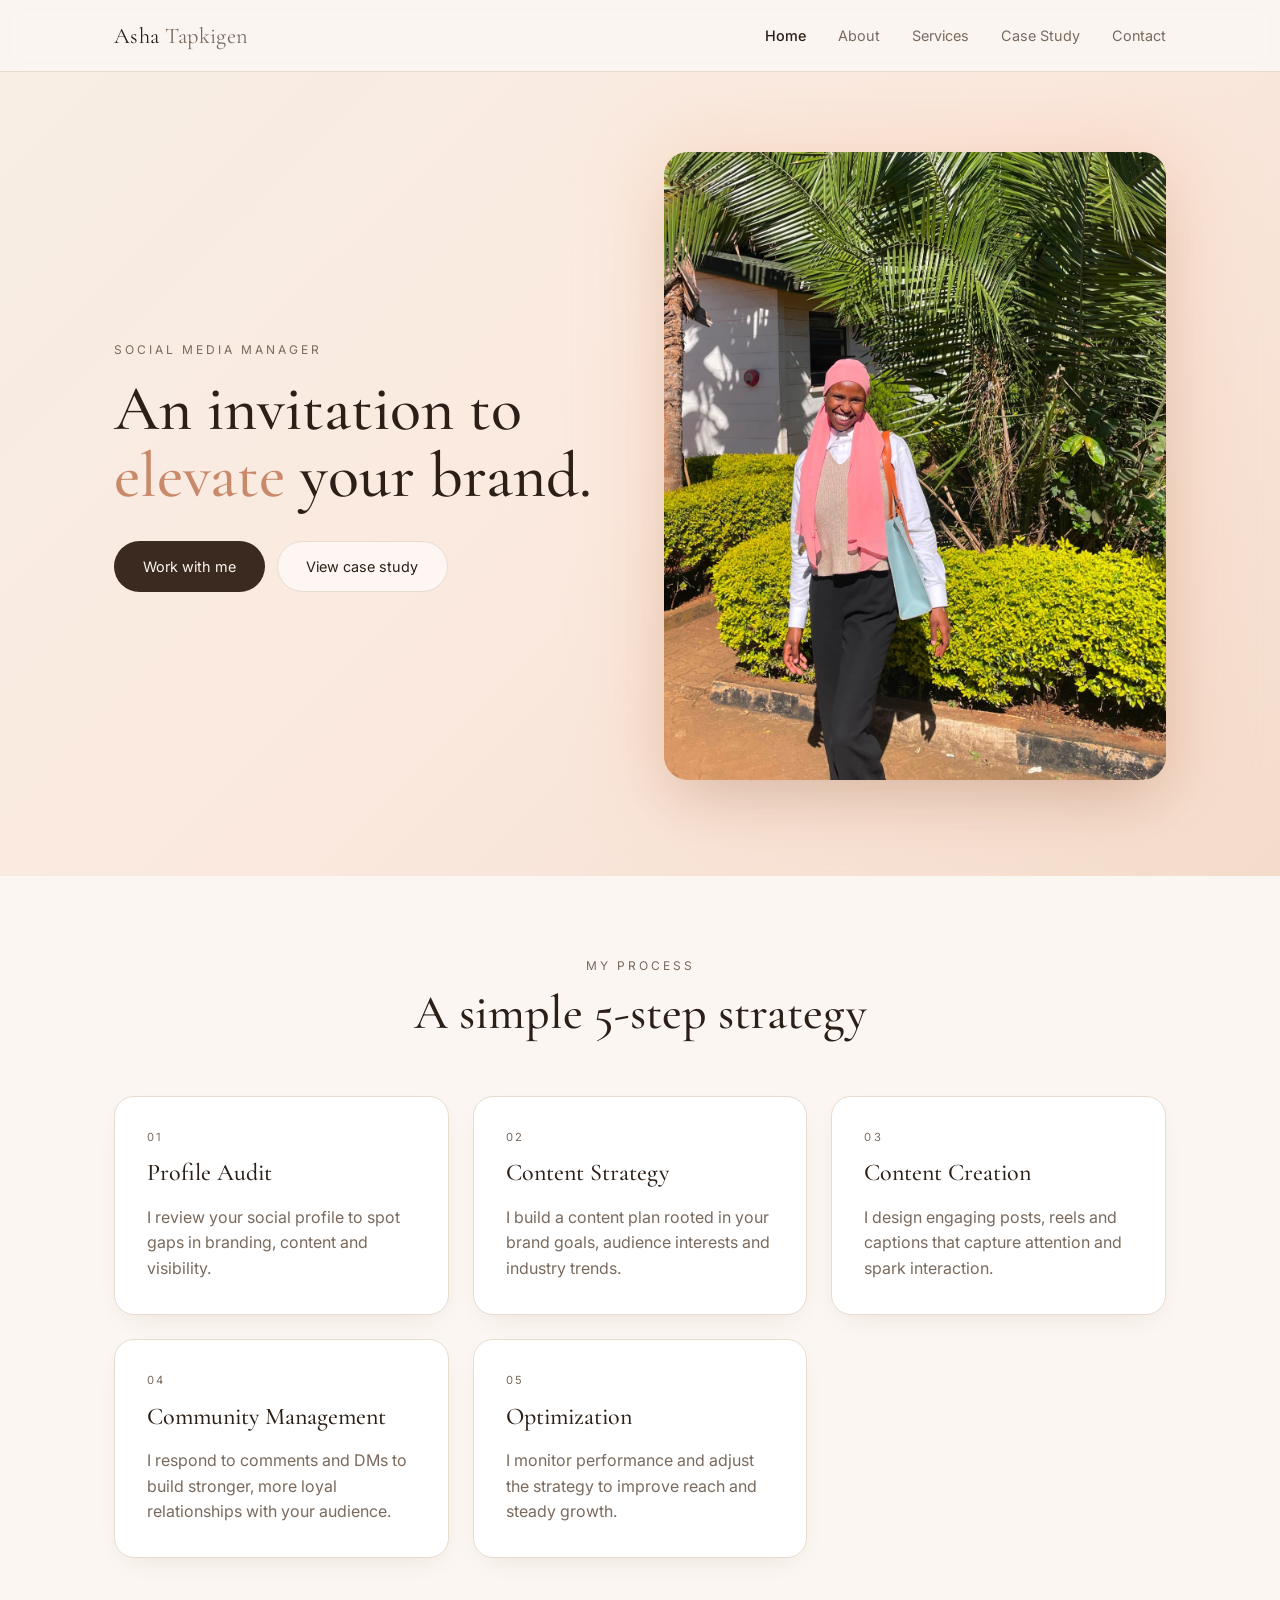
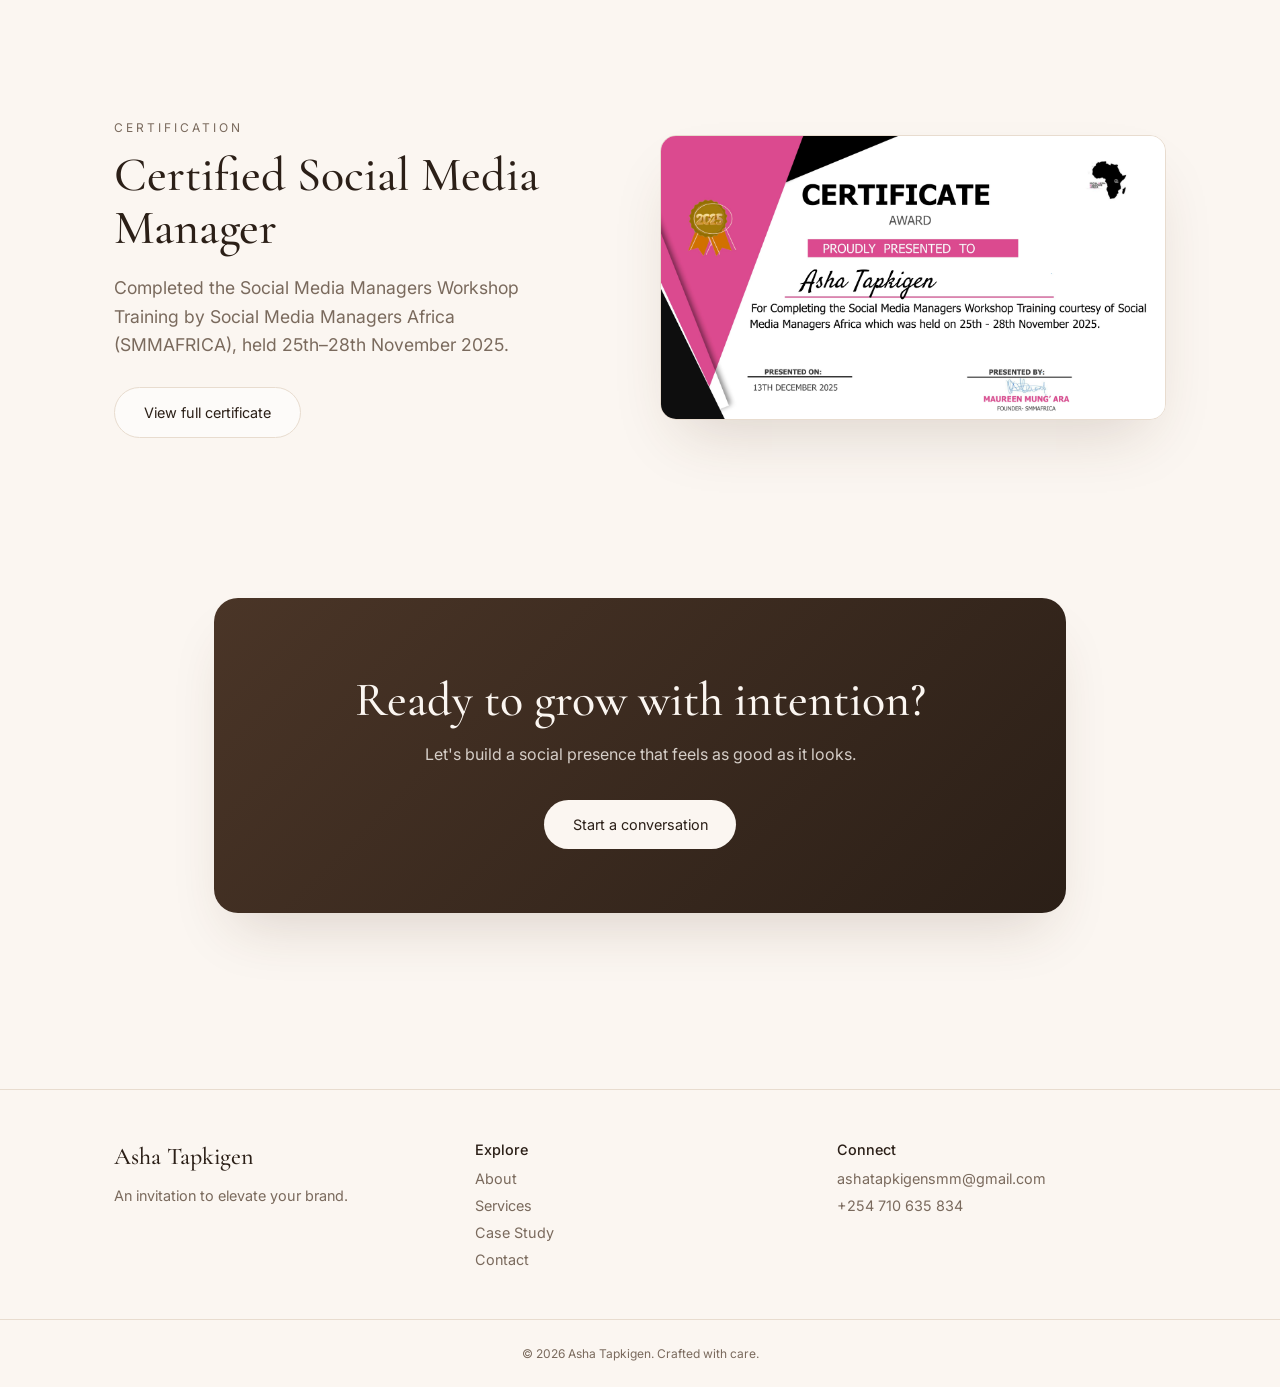
<file: static-site/index.html>
<!DOCTYPE html>
<html lang="en">
<head>
<meta charset="UTF-8" />
<meta name="viewport" content="width=device-width, initial-scale=1.0" />
<title>Asha Tapkigen — Social Media Manager</title>
<meta name="description" content="An invitation to elevate your brand with thoughtful social media strategy, content, and community building." />
<meta property="og:title" content="Asha Tapkigen — Social Media Manager" />
<meta property="og:description" content="An invitation to elevate your brand." />
<meta property="og:image" content="images/asha-pink.jpeg" />
<meta name="twitter:card" content="summary_large_image" />
<link rel="preconnect" href="https://fonts.googleapis.com">
<link rel="preconnect" href="https://fonts.gstatic.com" crossorigin>
<link href="https://fonts.googleapis.com/css2?family=Cormorant+Garamond:wght@400;500;600&family=Inter:wght@400;500;600&display=swap" rel="stylesheet">
<link rel="stylesheet" href="styles.css" />
</head>
<body>
<header class="site-header">
  <div class="inner">
    <a href="index.html" class="logo">Asha <span>Tapkigen</span></a>
    <nav class="site-nav">
      <a href="index.html" class="active">Home</a>
      <a href="about.html">About</a>
      <a href="services.html">Services</a>
      <a href="portfolio.html">Case Study</a>
      <a href="contact.html">Contact</a>
    </nav>
    <a href="contact.html" class="btn btn-primary header-cta">Let's talk</a>
  </div>
</header>

<main>
  <section class="hero">
    <div class="hero-bg"></div>
    <div class="inner">
      <div>
        <p class="eyebrow">Social Media Manager</p>
        <h1 class="h1">An invitation to <em>elevate</em> your brand.</h1>
        <div class="cta-row">
          <a href="contact.html" class="btn btn-primary">Work with me</a>
          <a href="portfolio.html" class="btn btn-outline">View case study</a>
        </div>
      </div>
      <div class="hero-img-wrap">
        <div class="hero-img-glow"></div>
        <img src="images/asha-pink.jpeg" alt="Asha Tapkigen, social media manager" class="hero-img" />
      </div>
    </div>
  </section>

  <section class="block">
    <div class="container">
      <div class="section-head">
        <p class="eyebrow">My process</p>
        <h2 class="h2">A simple 5-step strategy</h2>
      </div>
      <div class="grid grid-3">
        <div class="card"><div class="num">01</div><h3 class="h3">Profile Audit</h3><p>I review your social profile to spot gaps in branding, content and visibility.</p></div>
        <div class="card"><div class="num">02</div><h3 class="h3">Content Strategy</h3><p>I build a content plan rooted in your brand goals, audience interests and industry trends.</p></div>
        <div class="card"><div class="num">03</div><h3 class="h3">Content Creation</h3><p>I design engaging posts, reels and captions that capture attention and spark interaction.</p></div>
        <div class="card"><div class="num">04</div><h3 class="h3">Community Management</h3><p>I respond to comments and DMs to build stronger, more loyal relationships with your audience.</p></div>
        <div class="card"><div class="num">05</div><h3 class="h3">Optimization</h3><p>I monitor performance and adjust the strategy to improve reach and steady growth.</p></div>
      </div>
    </div>
  </section>

  <section class="block">
    <div class="container">
      <div class="cert-grid">
        <div>
          <p class="eyebrow">Certification</p>
          <h2 class="h2">Certified Social Media Manager</h2>
          <p class="lead" style="max-width:420px;">Completed the Social Media Managers Workshop Training by Social Media Managers Africa (SMMAFRICA), held 25th–28th November 2025.</p>
          <a href="certificates/asha-tapkigen-smm.pdf" target="_blank" rel="noopener" class="btn btn-outline" style="margin-top:1.75rem;">View full certificate</a>
        </div>
        <a href="certificates/asha-tapkigen-smm.pdf" target="_blank" rel="noopener">
          <img src="images/certificate-smm.jpg" alt="Asha Tapkigen — Social Media Managers Africa certificate" loading="lazy" class="cert-img" />
        </a>
      </div>
    </div>
  </section>

  <section class="block">
    <div class="narrow">
      <div class="cta-banner">
        <h2 class="h2">Ready to grow with intention?</h2>
        <p>Let's build a social presence that feels as good as it looks.</p>
        <a href="contact.html" class="btn btn-cta" style="margin-top:2rem;">Start a conversation</a>
      </div>
    </div>
  </section>
</main>

<footer class="site-footer">
  <div class="inner">
    <div><h4>Asha Tapkigen</h4><p style="margin-top:0.5rem;">An invitation to elevate your brand.</p></div>
    <div class="col"><p>Explore</p><div class="col-links"><a href="about.html">About</a><a href="services.html">Services</a><a href="portfolio.html">Case Study</a><a href="contact.html">Contact</a></div></div>
    <div class="col"><p>Connect</p><div class="col-links"><a href="mailto:ashatapkigensmm@gmail.com">ashatapkigensmm@gmail.com</a><a href="tel:+254710635834">+254 710 635 834</a></div></div>
  </div>
  <div class="copyright">© 2026 Asha Tapkigen. Crafted with care.</div>
</footer>
</body>
</html>
</file>
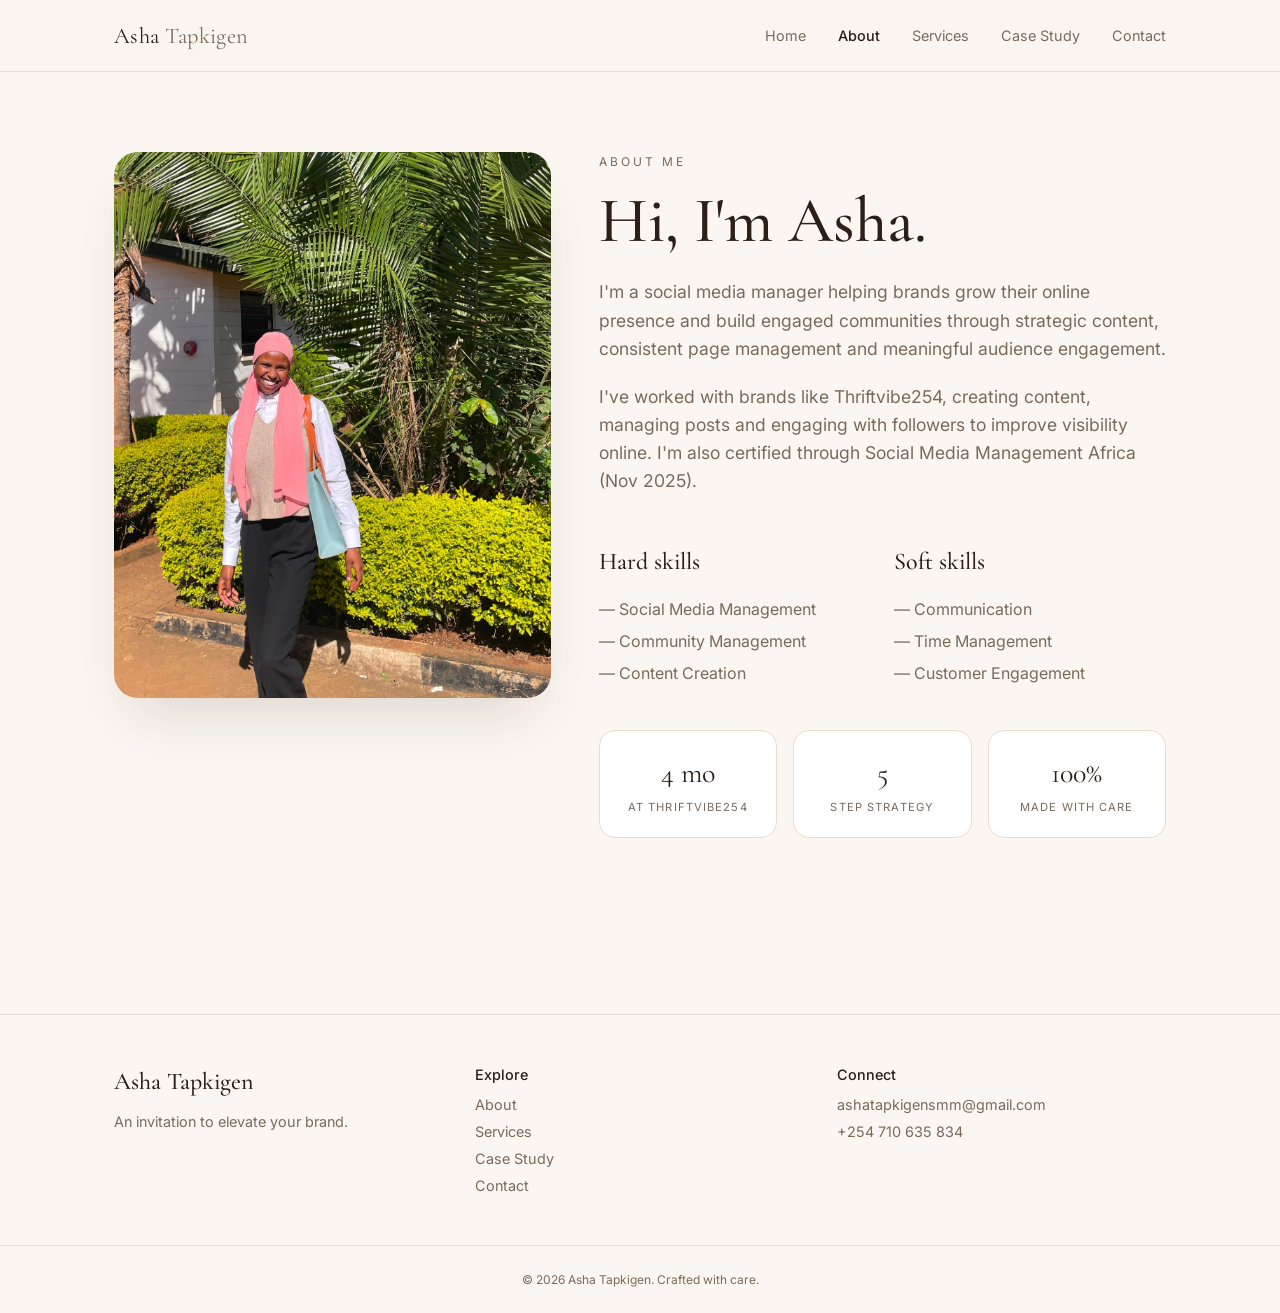
<file: static-site/about.html>
<!DOCTYPE html>
<html lang="en">
<head>
<meta charset="UTF-8" />
<meta name="viewport" content="width=device-width, initial-scale=1.0" />
<title>About — Asha Tapkigen</title>
<meta name="description" content="Meet Asha — a social media manager passionate about helping brands grow with heart and strategy." />
<meta property="og:title" content="About — Asha Tapkigen" />
<meta property="og:description" content="Meet the social media manager behind the brand." />
<meta property="og:image" content="images/asha-pink.jpeg" />
<link rel="preconnect" href="https://fonts.googleapis.com">
<link rel="preconnect" href="https://fonts.gstatic.com" crossorigin>
<link href="https://fonts.googleapis.com/css2?family=Cormorant+Garamond:wght@400;500;600&family=Inter:wght@400;500;600&display=swap" rel="stylesheet">
<link rel="stylesheet" href="styles.css" />
</head>
<body>
<header class="site-header">
  <div class="inner">
    <a href="index.html" class="logo">Asha <span>Tapkigen</span></a>
    <nav class="site-nav">
      <a href="index.html">Home</a>
      <a href="about.html" class="active">About</a>
      <a href="services.html">Services</a>
      <a href="portfolio.html">Case Study</a>
      <a href="contact.html">Contact</a>
    </nav>
    <a href="contact.html" class="btn btn-primary header-cta">Let's talk</a>
  </div>
</header>
<main>
  <div class="container">
    <div class="about-grid">
      <img src="images/asha-pink.jpeg" alt="Portrait of Asha Tapkigen" class="about-img" loading="lazy" />
      <div>
        <p class="eyebrow">About me</p>
        <h1 class="h1">Hi, I'm Asha.</h1>
        <div style="margin-top:1.5rem; color:var(--muted); font-size:1.1rem;">
          <p>I'm a social media manager helping brands grow their online presence and build engaged communities through strategic content, consistent page management and meaningful audience engagement.</p>
          <p style="margin-top:1.25rem;">I've worked with brands like Thriftvibe254, creating content, managing posts and engaging with followers to improve visibility online. I'm also certified through Social Media Management Africa (Nov 2025).</p>
        </div>
        <div class="skills-grid">
          <div><h3 class="h3">Hard skills</h3><ul><li>— Social Media Management</li><li>— Community Management</li><li>— Content Creation</li></ul></div>
          <div><h3 class="h3">Soft skills</h3><ul><li>— Communication</li><li>— Time Management</li><li>— Customer Engagement</li></ul></div>
        </div>
        <div class="stats-grid">
          <div class="stat"><div class="n">4 mo</div><div class="l">At Thriftvibe254</div></div>
          <div class="stat"><div class="n">5</div><div class="l">Step strategy</div></div>
          <div class="stat"><div class="n">100%</div><div class="l">Made with care</div></div>
        </div>
      </div>
    </div>
  </div>
</main>
<footer class="site-footer">
  <div class="inner">
    <div><h4>Asha Tapkigen</h4><p style="margin-top:0.5rem;">An invitation to elevate your brand.</p></div>
    <div class="col"><p>Explore</p><div class="col-links"><a href="about.html">About</a><a href="services.html">Services</a><a href="portfolio.html">Case Study</a><a href="contact.html">Contact</a></div></div>
    <div class="col"><p>Connect</p><div class="col-links"><a href="mailto:ashatapkigensmm@gmail.com">ashatapkigensmm@gmail.com</a><a href="tel:+254710635834">+254 710 635 834</a></div></div>
  </div>
  <div class="copyright">© 2026 Asha Tapkigen. Crafted with care.</div>
</footer>
</body>
</html>
</file>
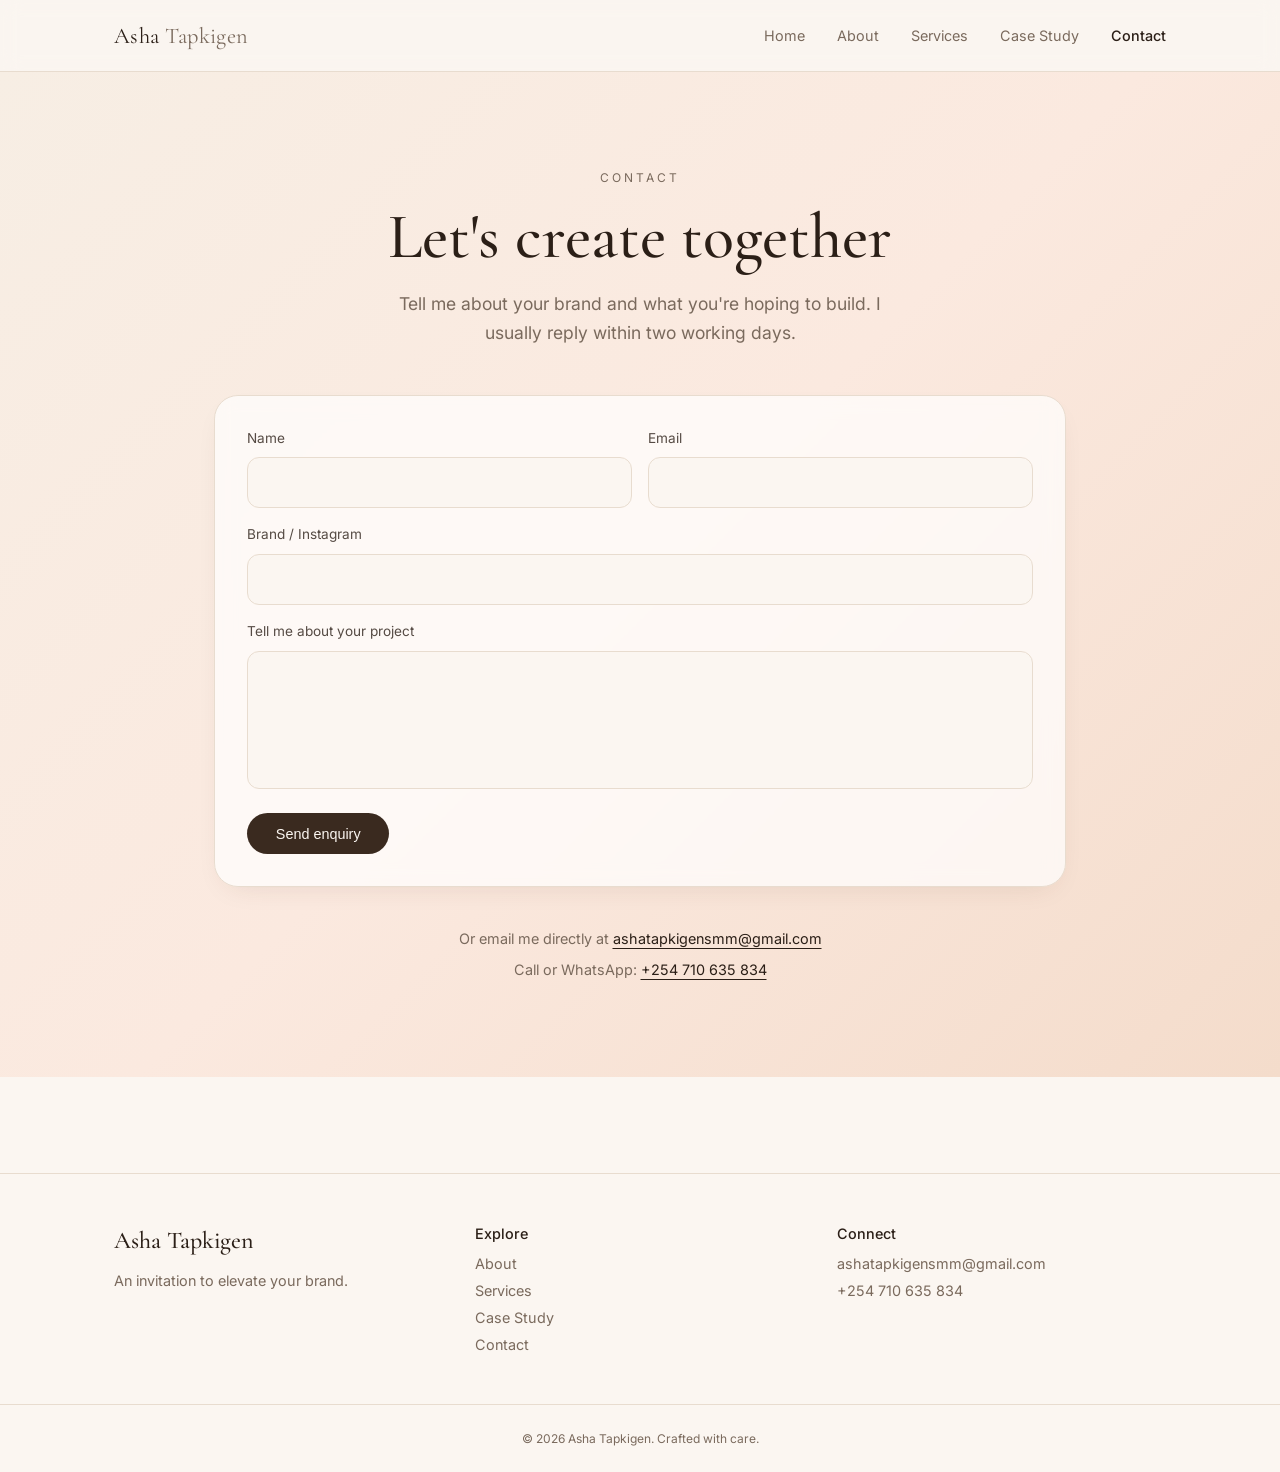
<file: static-site/contact.html>
<!DOCTYPE html>
<html lang="en">
<head>
<meta charset="UTF-8" />
<meta name="viewport" content="width=device-width, initial-scale=1.0" />
<title>Contact — Asha Tapkigen</title>
<meta name="description" content="Get in touch to discuss your brand, your goals and how we can grow your social presence together." />
<meta property="og:title" content="Contact — Asha Tapkigen" />
<meta property="og:description" content="Let's create something beautiful together." />
<link rel="preconnect" href="https://fonts.googleapis.com">
<link rel="preconnect" href="https://fonts.gstatic.com" crossorigin>
<link href="https://fonts.googleapis.com/css2?family=Cormorant+Garamond:wght@400;500;600&family=Inter:wght@400;500;600&display=swap" rel="stylesheet">
<link rel="stylesheet" href="styles.css" />
</head>
<body>
<header class="site-header">
  <div class="inner">
    <a href="index.html" class="logo">Asha <span>Tapkigen</span></a>
    <nav class="site-nav">
      <a href="index.html">Home</a>
      <a href="about.html">About</a>
      <a href="services.html">Services</a>
      <a href="portfolio.html">Case Study</a>
      <a href="contact.html" class="active">Contact</a>
    </nav>
    <a href="contact.html" class="btn btn-primary header-cta">Let's talk</a>
  </div>
</header>
<main class="contact-wrap">
  <div class="contact-bg"></div>
  <div class="narrow center" style="padding:6rem 1.5rem;">
    <p class="eyebrow">Contact</p>
    <h1 class="h1">Let's create together</h1>
    <p class="lead" style="max-width:520px; margin-left:auto; margin-right:auto;">Tell me about your brand and what you're hoping to build. I usually reply within two working days.</p>
    <form class="form" onsubmit="event.preventDefault(); var f=event.target; window.location.href='mailto:ashatapkigensmm@gmail.com?subject=New%20enquiry%20from%20'+encodeURIComponent(f.fullname.value)+'&body='+encodeURIComponent(f.message.value);">
      <div class="form-row">
        <label><span>Name</span><input name="fullname" required /></label>
        <label><span>Email</span><input name="email" type="email" required /></label>
      </div>
      <label><span>Brand / Instagram</span><input name="brand" /></label>
      <label><span>Tell me about your project</span><textarea name="message" rows="5" required></textarea></label>
      <button type="submit" class="btn btn-primary">Send enquiry</button>
    </form>
    <div style="margin-top:2.5rem; font-size:0.9rem; color:var(--muted); display:grid; gap:0.5rem;">
      <p>Or email me directly at <a href="mailto:ashatapkigensmm@gmail.com" style="color:var(--fg); text-decoration:underline; text-underline-offset:4px;">ashatapkigensmm@gmail.com</a></p>
      <p>Call or WhatsApp: <a href="tel:+254710635834" style="color:var(--fg); text-decoration:underline; text-underline-offset:4px;">+254 710 635 834</a></p>
    </div>
  </div>
</main>
<footer class="site-footer">
  <div class="inner">
    <div><h4>Asha Tapkigen</h4><p style="margin-top:0.5rem;">An invitation to elevate your brand.</p></div>
    <div class="col"><p>Explore</p><div class="col-links"><a href="about.html">About</a><a href="services.html">Services</a><a href="portfolio.html">Case Study</a><a href="contact.html">Contact</a></div></div>
    <div class="col"><p>Connect</p><div class="col-links"><a href="mailto:ashatapkigensmm@gmail.com">ashatapkigensmm@gmail.com</a><a href="tel:+254710635834">+254 710 635 834</a></div></div>
  </div>
  <div class="copyright">© 2026 Asha Tapkigen. Crafted with care.</div>
</footer>
</body>
</html>
</file>
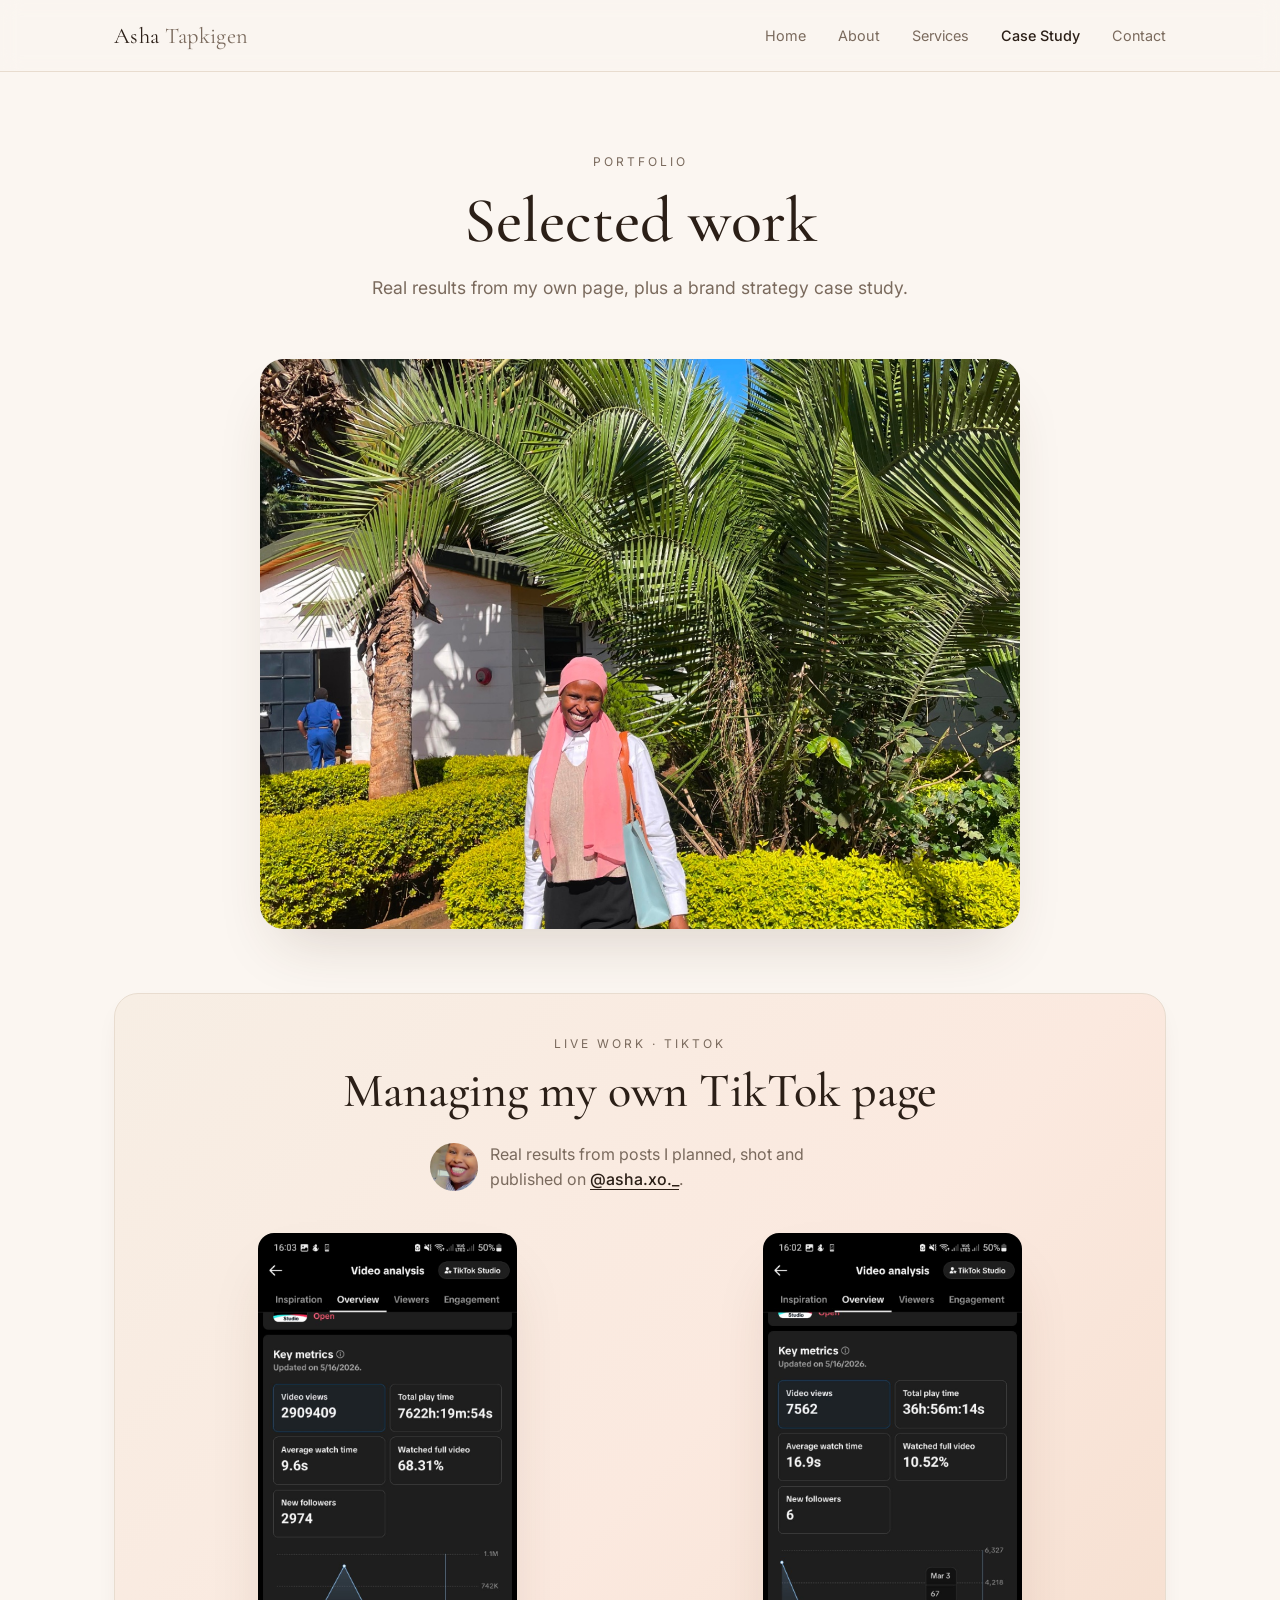
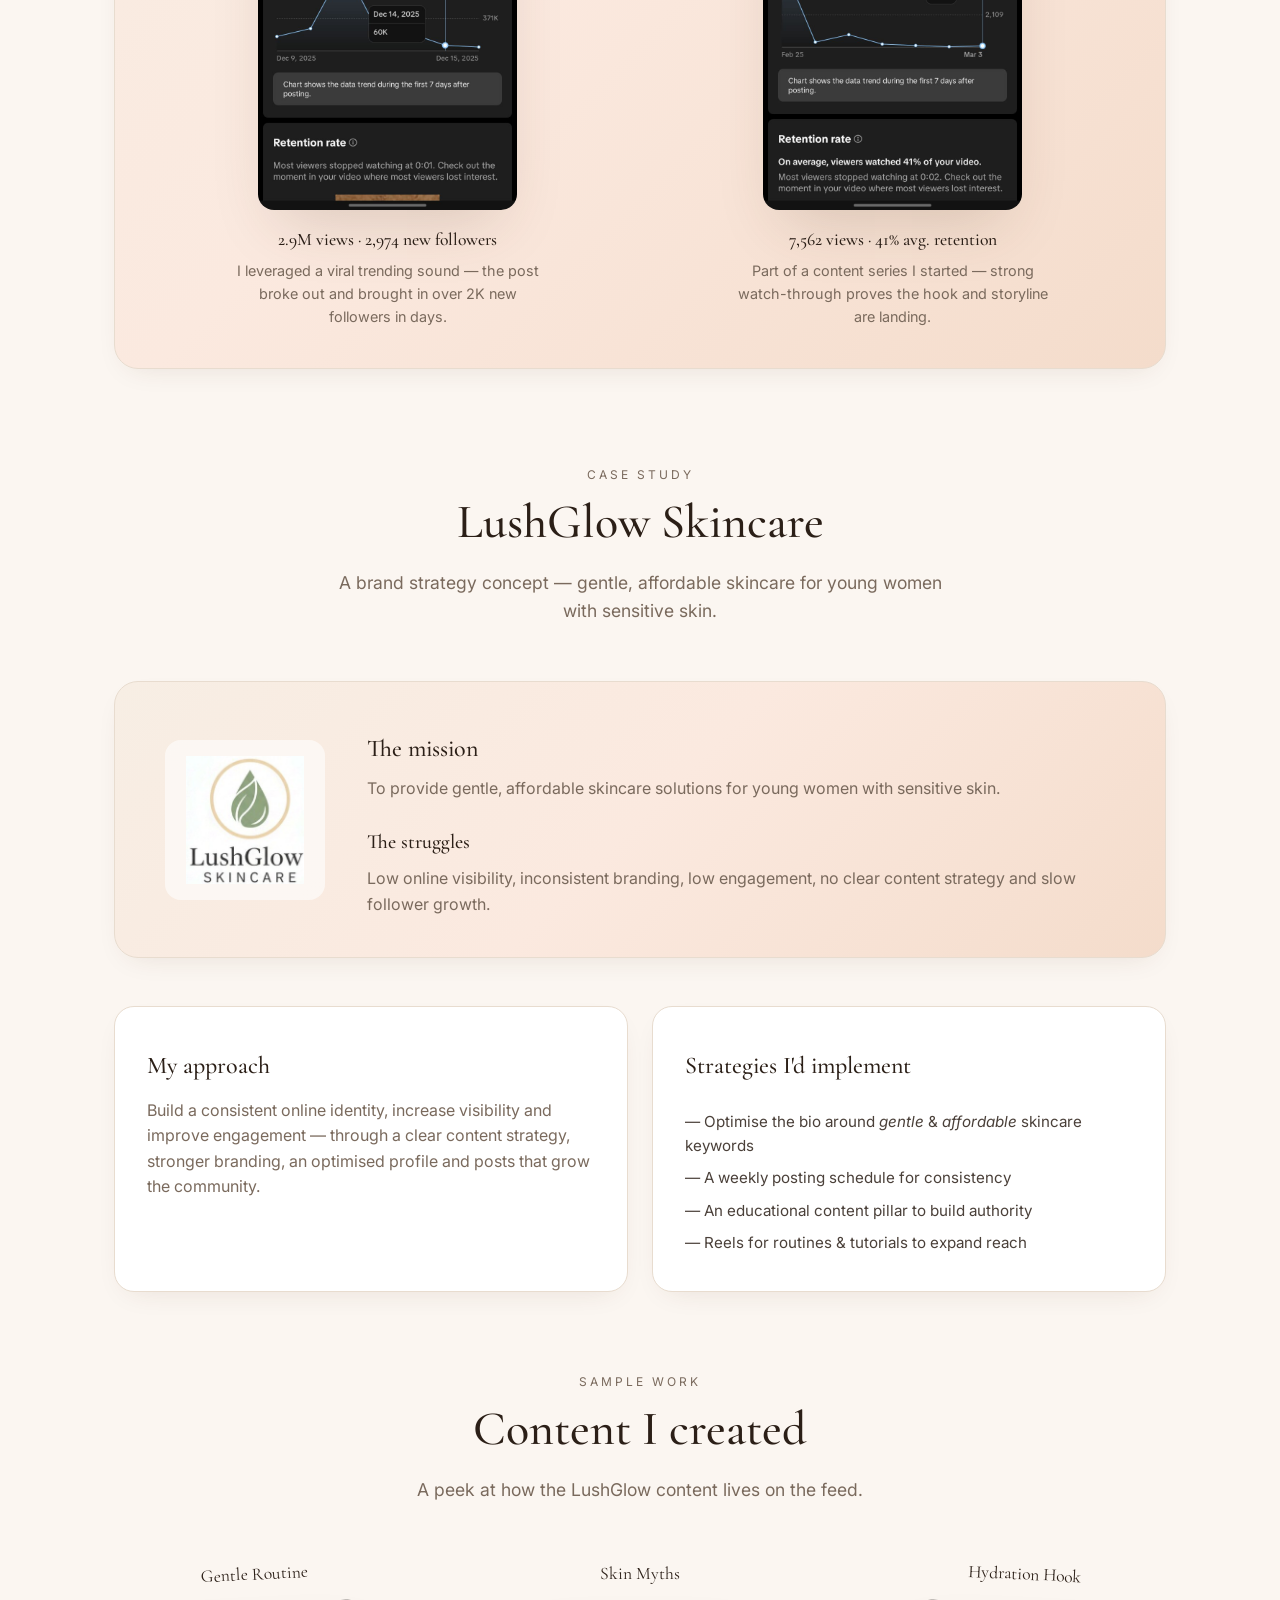
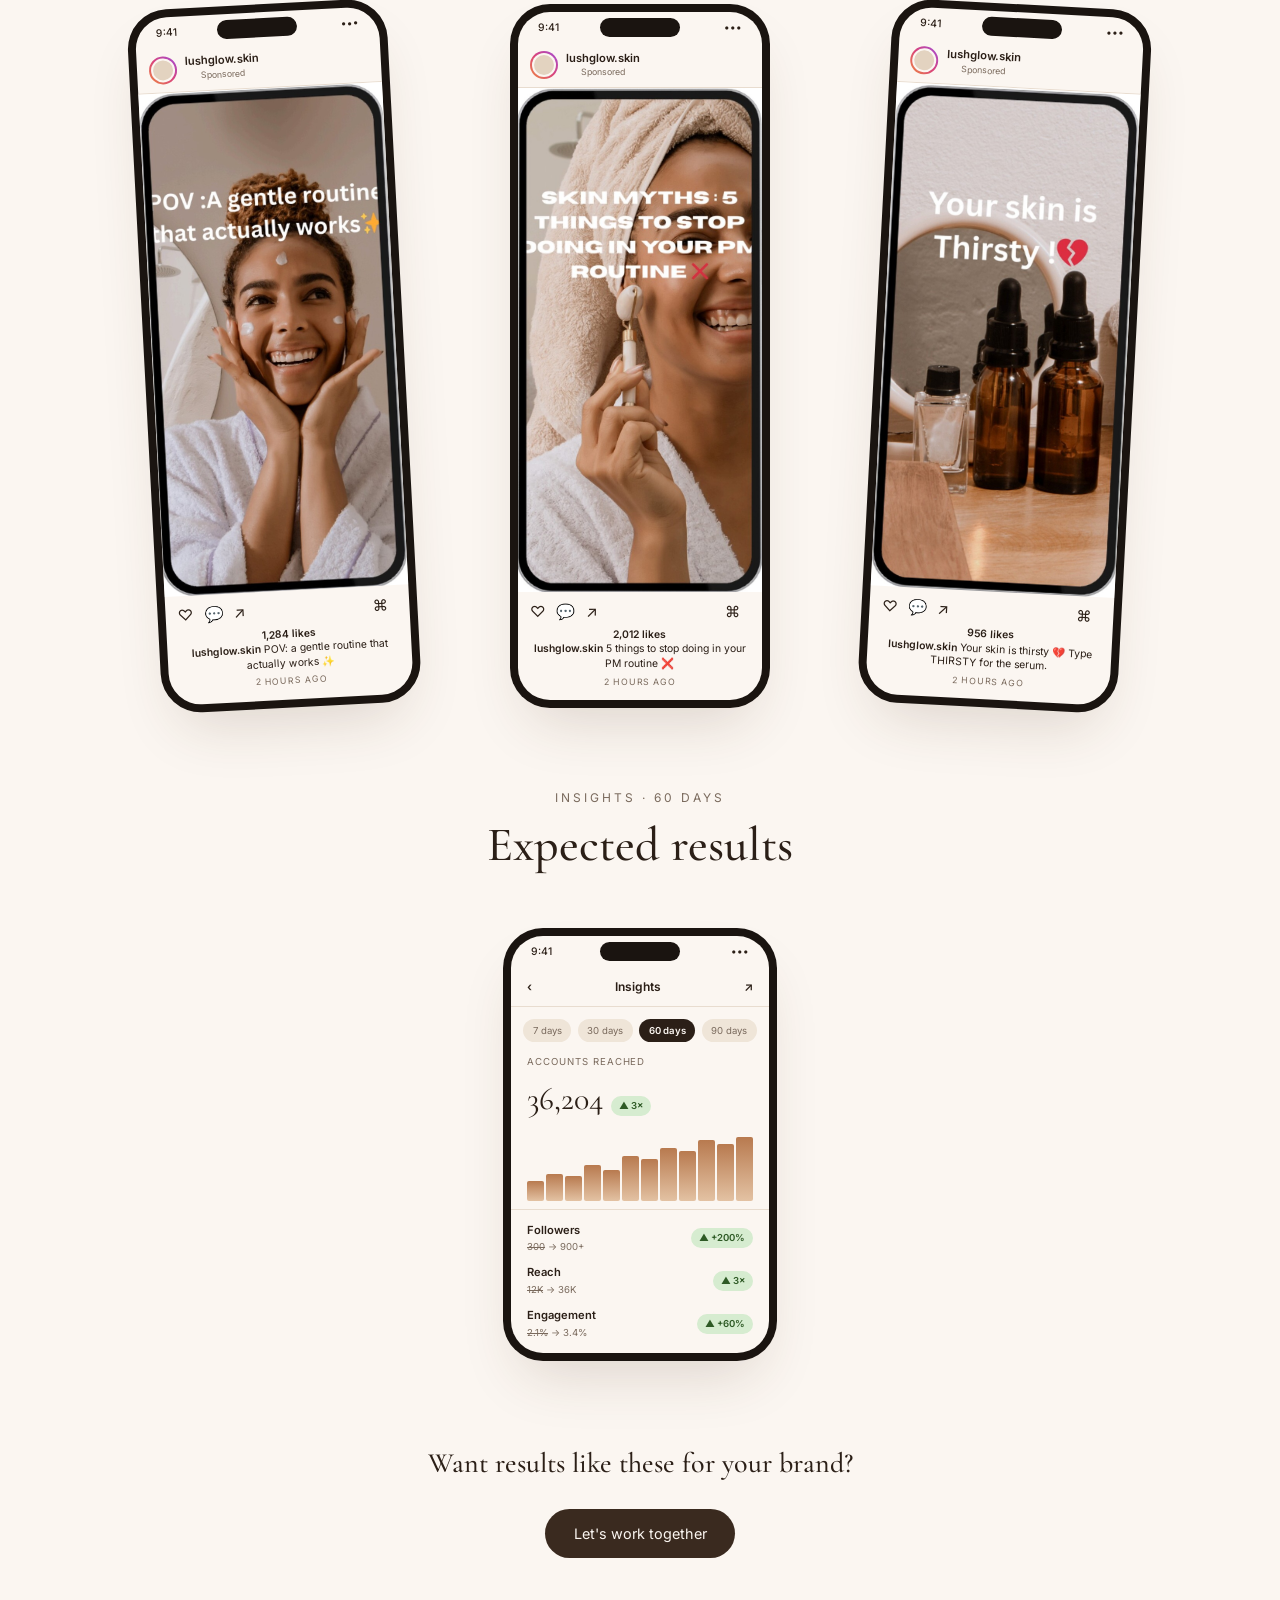
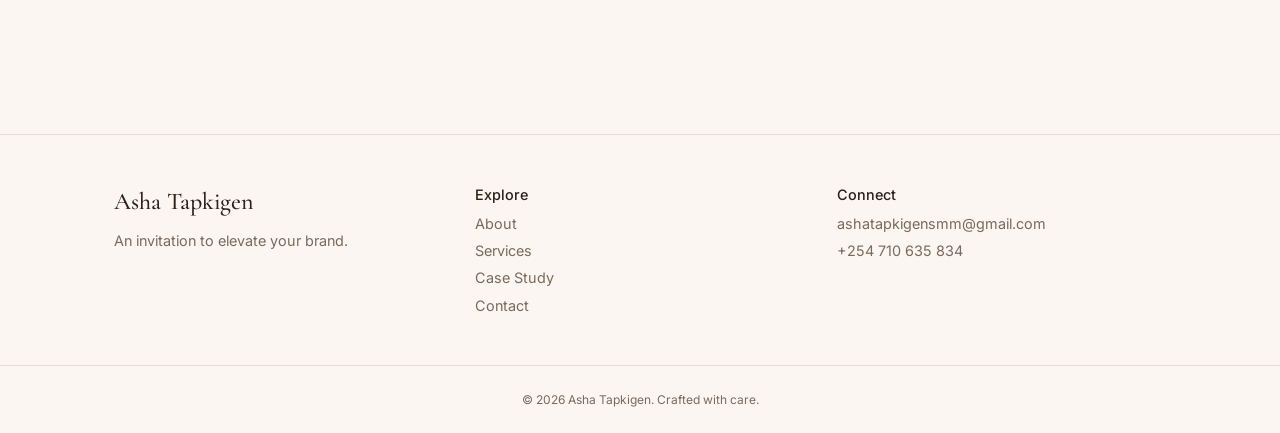
<file: static-site/portfolio.html>
<!DOCTYPE html>
<html lang="en">
<head>
<meta charset="UTF-8" />
<meta name="viewport" content="width=device-width, initial-scale=1.0" />
<title>Case Study — LushGlow Skincare | Asha Tapkigen</title>
<meta name="description" content="A social media strategy case study for LushGlow Skincare — building consistent branding, visibility and engagement." />
<meta property="og:title" content="Case Study — LushGlow Skincare" />
<meta property="og:description" content="Strategy, content and growth plan for a sensitive-skin skincare brand." />
<meta property="og:image" content="images/asha-palms.jpeg" />
<meta name="twitter:card" content="summary_large_image" />
<link rel="preconnect" href="https://fonts.googleapis.com">
<link rel="preconnect" href="https://fonts.gstatic.com" crossorigin>
<link href="https://fonts.googleapis.com/css2?family=Cormorant+Garamond:wght@400;500;600&family=Inter:wght@400;500;600&display=swap" rel="stylesheet">
<link rel="stylesheet" href="styles.css" />
</head>
<body>
<header class="site-header">
  <div class="inner">
    <a href="index.html" class="logo">Asha <span>Tapkigen</span></a>
    <nav class="site-nav">
      <a href="index.html">Home</a>
      <a href="about.html">About</a>
      <a href="services.html">Services</a>
      <a href="portfolio.html" class="active">Case Study</a>
      <a href="contact.html">Contact</a>
    </nav>
    <a href="contact.html" class="btn btn-primary header-cta">Let's talk</a>
  </div>
</header>
<main class="container" style="padding-top:5rem; padding-bottom:5rem;">
  <div class="section-head">
    <p class="eyebrow">Portfolio</p>
    <h1 class="h1">Selected work</h1>
    <p class="lead">Real results from my own page, plus a brand strategy case study.</p>
  </div>
  <div style="max-width:760px; margin:3rem auto 0;">
    <img src="images/asha-palms.jpeg" alt="Asha Tapkigen" loading="lazy" style="width:100%; border-radius:1.5rem; aspect-ratio:4/3; object-fit:cover; box-shadow:var(--shadow-soft);" />
  </div>
  <section class="tt-section" style="margin-top:4rem;">
    <div class="section-head" style="margin-bottom:0;">
      <p class="eyebrow">Live work · TikTok</p>
      <h2 class="h2">Managing my own TikTok page</h2>
      <div class="creator-row">
        <img src="images/asha-creator.jpeg" alt="Asha Tapkigen" loading="lazy" />
        <p>Real results from posts I planned, shot and published on <a href="https://www.tiktok.com/@asha.xo._" target="_blank" rel="noopener">@asha.xo._</a>.</p>
      </div>
    </div>
    <div class="tt-grid">
      <figure class="tt-fig">
        <img src="images/tiktok-viral.jpeg" alt="TikTok analytics: 2.9M views and 2,974 new followers from a viral post" loading="lazy" />
        <figcaption><strong>2.9M views · 2,974 new followers</strong>I leveraged a viral trending sound — the post broke out and brought in over 2K new followers in days.</figcaption>
      </figure>
      <figure class="tt-fig">
        <img src="images/tiktok-series.jpeg" alt="TikTok analytics: 7,562 views with 41% average retention from a series post" loading="lazy" />
        <figcaption><strong>7,562 views · 41% avg. retention</strong>Part of a content series I started — strong watch-through proves the hook and storyline are landing.</figcaption>
      </figure>
    </div>
  </section>
  <div class="section-head" style="margin-top:6rem;">
    <p class="eyebrow">Case Study</p>
    <h2 class="h2">LushGlow Skincare</h2>
    <p class="lead">A brand strategy concept — gentle, affordable skincare for young women with sensitive skin.</p>
  </div>
  <div class="case-card" style="margin-top:3rem;">
    <img src="images/lushglow-logo.jpg" alt="LushGlow Skincare logo" />
    <div>
      <h2 class="h3" style="font-size:1.5rem;">The mission</h2>
      <p style="color:var(--muted); margin-top:0.5rem;">To provide gentle, affordable skincare solutions for young women with sensitive skin.</p>
      <h3 class="h3" style="margin-top:1.5rem; font-size:1.25rem;">The struggles</h3>
      <p style="color:var(--muted); margin-top:0.5rem;">Low online visibility, inconsistent branding, low engagement, no clear content strategy and slow follower growth.</p>
    </div>
  </div>
  <section class="grid grid-2" style="margin-top:3rem;">
    <div class="card"><h3 class="h3">My approach</h3><p>Build a consistent online identity, increase visibility and improve engagement — through a clear content strategy, stronger branding, an optimised profile and posts that grow the community.</p></div>
    <div class="card"><h3 class="h3">Strategies I'd implement</h3>
      <ul><li>— Optimise the bio around <em>gentle</em> & <em>affordable</em> skincare keywords</li><li>— A weekly posting schedule for consistency</li><li>— An educational content pillar to build authority</li><li>— Reels for routines & tutorials to expand reach</li></ul>
    </div>
  </section>
  <section style="margin-top:5rem;">
    <div class="section-head">
      <p class="eyebrow">Sample work</p>
      <h2 class="h2">Content I created</h2>
      <p class="lead">A peek at how the LushGlow content lives on the feed.</p>
    </div>
    <div class="phones">
      <div class="phone-wrap" style="transform:rotate(-3deg);">
        <div class="phone-title">Gentle Routine</div>
        <div class="phone"><div class="phone-screen"><div class="phone-notch"></div>
          <div class="phone-status"><span>9:41</span><span>•••</span></div>
          <div class="phone-ig-head"><div class="ava"><div><div></div></div></div><div><div class="name">lushglow.skin</div><div class="sub">Sponsored</div></div></div>
          <div class="phone-post-img"><img src="images/work-gentle-routine.jpg" alt="Gentle Routine" loading="lazy" /></div>
          <div class="phone-actions"><div><span>♡</span><span>💬</span><span>↗</span></div><span>⌘</span></div>
          <div class="phone-caption"><div class="likes">1,284 likes</div><div><span class="uname">lushglow.skin</span> POV: a gentle routine that actually works ✨</div><div class="ts">2 hours ago</div></div>
        </div></div>
      </div>
      <div class="phone-wrap">
        <div class="phone-title">Skin Myths</div>
        <div class="phone"><div class="phone-screen"><div class="phone-notch"></div>
          <div class="phone-status"><span>9:41</span><span>•••</span></div>
          <div class="phone-ig-head"><div class="ava"><div><div></div></div></div><div><div class="name">lushglow.skin</div><div class="sub">Sponsored</div></div></div>
          <div class="phone-post-img"><img src="images/work-skin-myths.jpg" alt="Skin Myths" loading="lazy" /></div>
          <div class="phone-actions"><div><span>♡</span><span>💬</span><span>↗</span></div><span>⌘</span></div>
          <div class="phone-caption"><div class="likes">2,012 likes</div><div><span class="uname">lushglow.skin</span> 5 things to stop doing in your PM routine ❌</div><div class="ts">2 hours ago</div></div>
        </div></div>
      </div>
      <div class="phone-wrap" style="transform:rotate(3deg);">
        <div class="phone-title">Hydration Hook</div>
        <div class="phone"><div class="phone-screen"><div class="phone-notch"></div>
          <div class="phone-status"><span>9:41</span><span>•••</span></div>
          <div class="phone-ig-head"><div class="ava"><div><div></div></div></div><div><div class="name">lushglow.skin</div><div class="sub">Sponsored</div></div></div>
          <div class="phone-post-img"><img src="images/work-thirsty.jpg" alt="Hydration Hook" loading="lazy" /></div>
          <div class="phone-actions"><div><span>♡</span><span>💬</span><span>↗</span></div><span>⌘</span></div>
          <div class="phone-caption"><div class="likes">956 likes</div><div><span class="uname">lushglow.skin</span> Your skin is thirsty 💔 Type THIRSTY for the serum.</div><div class="ts">2 hours ago</div></div>
        </div></div>
      </div>
    </div>
  </section>
  <section style="margin-top:5rem;">
    <div class="section-head">
      <p class="eyebrow">Insights · 60 days</p>
      <h2 class="h2">Expected results</h2>
    </div>
    <div class="insights-wrap">
      <div class="phone insights-phone"><div class="phone-screen"><div class="phone-notch"></div>
        <div class="phone-status"><span>9:41</span><span>•••</span></div>
        <div class="insights-head"><span>‹</span><span>Insights</span><span>↗</span></div>
        <div class="insights-pills"><span class="pill">7 days</span><span class="pill">30 days</span><span class="pill active">60 days</span><span class="pill">90 days</span></div>
        <div class="insights-hero">
          <div class="lbl">Accounts reached</div>
          <div class="row"><span class="big">36,204</span><span class="badge-up">▲ 3×</span></div>
          <div class="bars"><div style="height:30%"></div><div style="height:42%"></div><div style="height:38%"></div><div style="height:55%"></div><div style="height:48%"></div><div style="height:70%"></div><div style="height:65%"></div><div style="height:82%"></div><div style="height:78%"></div><div style="height:95%"></div><div style="height:88%"></div><div style="height:100%"></div></div>
        </div>
        <div class="metrics">
          <div class="metric-row"><div><div class="lbl">Followers</div><div class="sub"><s>300</s> → 900+</div></div><span class="badge-up">▲ +200%</span></div>
          <div class="metric-row"><div><div class="lbl">Reach</div><div class="sub"><s>12K</s> → 36K</div></div><span class="badge-up">▲ 3×</span></div>
          <div class="metric-row"><div><div class="lbl">Engagement</div><div class="sub"><s>2.1%</s> → 3.4%</div></div><span class="badge-up">▲ +60%</span></div>
        </div>
      </div></div>
    </div>
  </section>
  <div class="center" style="margin-top:5rem;">
    <h2 class="h3" style="font-size:1.75rem;">Want results like these for your brand?</h2>
    <a href="contact.html" class="btn btn-primary" style="margin-top:1.5rem;">Let's work together</a>
  </div>
</main>
<footer class="site-footer">
  <div class="inner">
    <div><h4>Asha Tapkigen</h4><p style="margin-top:0.5rem;">An invitation to elevate your brand.</p></div>
    <div class="col"><p>Explore</p><div class="col-links"><a href="about.html">About</a><a href="services.html">Services</a><a href="portfolio.html">Case Study</a><a href="contact.html">Contact</a></div></div>
    <div class="col"><p>Connect</p><div class="col-links"><a href="mailto:ashatapkigensmm@gmail.com">ashatapkigensmm@gmail.com</a><a href="tel:+254710635834">+254 710 635 834</a></div></div>
  </div>
  <div class="copyright">© 2026 Asha Tapkigen. Crafted with care.</div>
</footer>
</body>
</html>
</file>
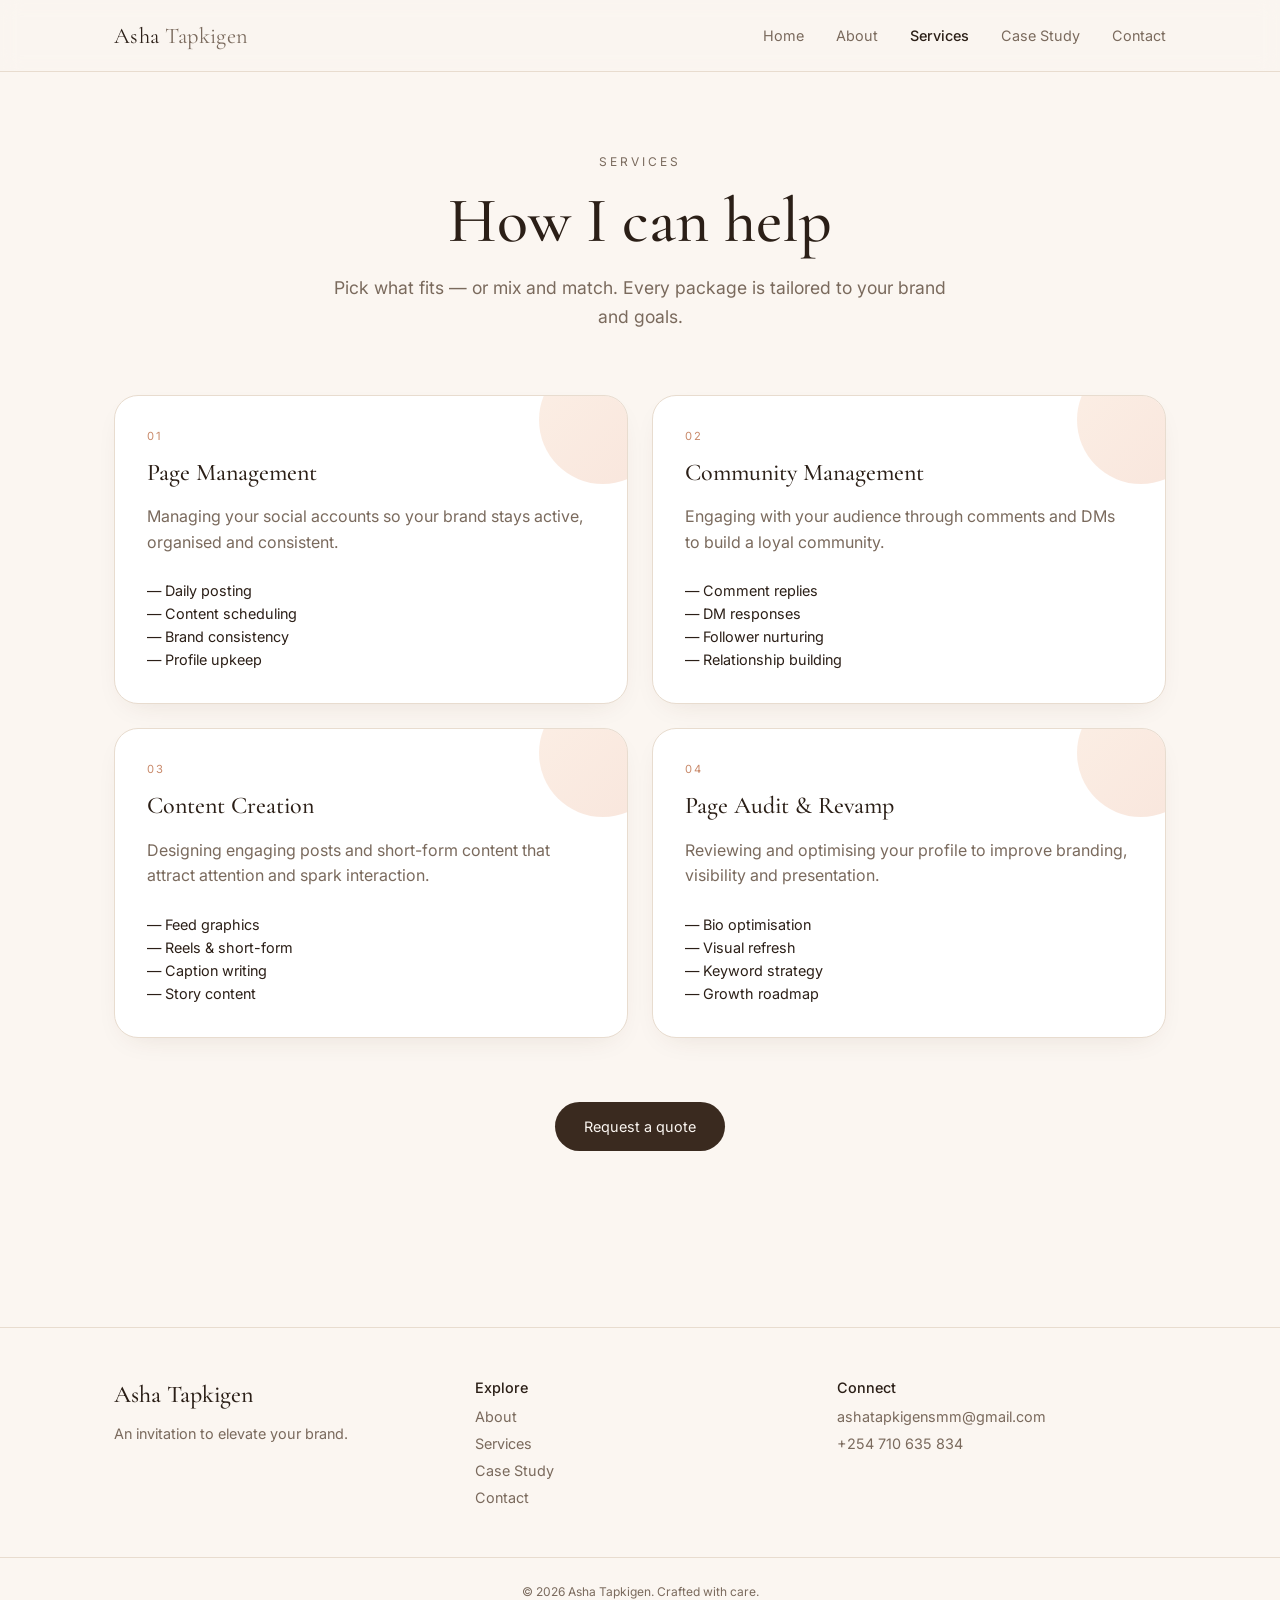
<file: static-site/services.html>
<!DOCTYPE html>
<html lang="en">
<head>
<meta charset="UTF-8" />
<meta name="viewport" content="width=device-width, initial-scale=1.0" />
<title>Services — Asha Tapkigen</title>
<meta name="description" content="Social media management, content creation, strategy and community packages for growing brands." />
<meta property="og:title" content="Services — Asha Tapkigen" />
<meta property="og:description" content="Packages built to help your brand grow online." />
<link rel="preconnect" href="https://fonts.googleapis.com">
<link rel="preconnect" href="https://fonts.gstatic.com" crossorigin>
<link href="https://fonts.googleapis.com/css2?family=Cormorant+Garamond:wght@400;500;600&family=Inter:wght@400;500;600&display=swap" rel="stylesheet">
<link rel="stylesheet" href="styles.css" />
</head>
<body>
<header class="site-header">
  <div class="inner">
    <a href="index.html" class="logo">Asha <span>Tapkigen</span></a>
    <nav class="site-nav">
      <a href="index.html">Home</a>
      <a href="about.html">About</a>
      <a href="services.html" class="active">Services</a>
      <a href="portfolio.html">Case Study</a>
      <a href="contact.html">Contact</a>
    </nav>
    <a href="contact.html" class="btn btn-primary header-cta">Let's talk</a>
  </div>
</header>
<main class="container" style="padding-top:5rem; padding-bottom:5rem;">
  <div class="section-head">
    <p class="eyebrow">Services</p>
    <h1 class="h1">How I can help</h1>
    <p class="lead">Pick what fits — or mix and match. Every package is tailored to your brand and goals.</p>
  </div>
  <div class="grid grid-2" style="margin-top:4rem;">
    <div class="svc-card"><div class="blob"></div><div class="num">01</div><h3 class="h3">Page Management</h3><p style="color:var(--muted); margin-top:0.75rem;">Managing your social accounts so your brand stays active, organised and consistent.</p><ul style="list-style:none; margin-top:1.5rem; font-size:0.9rem;"><li>— Daily posting</li><li>— Content scheduling</li><li>— Brand consistency</li><li>— Profile upkeep</li></ul></div>
    <div class="svc-card"><div class="blob"></div><div class="num">02</div><h3 class="h3">Community Management</h3><p style="color:var(--muted); margin-top:0.75rem;">Engaging with your audience through comments and DMs to build a loyal community.</p><ul style="list-style:none; margin-top:1.5rem; font-size:0.9rem;"><li>— Comment replies</li><li>— DM responses</li><li>— Follower nurturing</li><li>— Relationship building</li></ul></div>
    <div class="svc-card"><div class="blob"></div><div class="num">03</div><h3 class="h3">Content Creation</h3><p style="color:var(--muted); margin-top:0.75rem;">Designing engaging posts and short-form content that attract attention and spark interaction.</p><ul style="list-style:none; margin-top:1.5rem; font-size:0.9rem;"><li>— Feed graphics</li><li>— Reels & short-form</li><li>— Caption writing</li><li>— Story content</li></ul></div>
    <div class="svc-card"><div class="blob"></div><div class="num">04</div><h3 class="h3">Page Audit & Revamp</h3><p style="color:var(--muted); margin-top:0.75rem;">Reviewing and optimising your profile to improve branding, visibility and presentation.</p><ul style="list-style:none; margin-top:1.5rem; font-size:0.9rem;"><li>— Bio optimisation</li><li>— Visual refresh</li><li>— Keyword strategy</li><li>— Growth roadmap</li></ul></div>
  </div>
  <div class="center" style="margin-top:4rem;"><a href="contact.html" class="btn btn-primary">Request a quote</a></div>
</main>
<footer class="site-footer">
  <div class="inner">
    <div><h4>Asha Tapkigen</h4><p style="margin-top:0.5rem;">An invitation to elevate your brand.</p></div>
    <div class="col"><p>Explore</p><div class="col-links"><a href="about.html">About</a><a href="services.html">Services</a><a href="portfolio.html">Case Study</a><a href="contact.html">Contact</a></div></div>
    <div class="col"><p>Connect</p><div class="col-links"><a href="mailto:ashatapkigensmm@gmail.com">ashatapkigensmm@gmail.com</a><a href="tel:+254710635834">+254 710 635 834</a></div></div>
  </div>
  <div class="copyright">© 2026 Asha Tapkigen. Crafted with care.</div>
</footer>
</body>
</html>
</file>
<file: static-site/styles.css>
:root {
  --bg: #fbf6f1;
  --bg-soft: #f4eadf;
  --fg: #2b1f17;
  --muted: #7a6a5d;
  --card: #ffffff;
  --border: #e8dccf;
  --primary: #3a2a1f;
  --primary-fg: #fbf6f1;
  --accent: #c98a6b;
  --shadow-soft: 0 30px 60px -20px rgba(80, 50, 30, 0.18);
  --shadow-card: 0 10px 30px -15px rgba(80, 50, 30, 0.15);
  --gradient-soft: linear-gradient(135deg, #f7eee4 0%, #fbe9df 50%, #f4dccb 100%);
  --gradient-warm: linear-gradient(135deg, #f4c9a8 0%, #e9a98a 100%);
  --gradient-mocha: linear-gradient(135deg, #4a3527 0%, #2b1f17 100%);
}
* { box-sizing: border-box; margin: 0; padding: 0; }
html { scroll-behavior: smooth; }
body {
  font-family: 'Inter', system-ui, -apple-system, sans-serif;
  background: var(--bg);
  color: var(--fg);
  line-height: 1.6;
  -webkit-font-smoothing: antialiased;
}
.serif { font-family: 'Cormorant Garamond', Georgia, serif; font-weight: 500; letter-spacing: -0.01em; }
img { max-width: 100%; display: block; }
a { color: inherit; text-decoration: none; }
.container { max-width: 1100px; margin: 0 auto; padding: 0 1.5rem; }
.narrow { max-width: 900px; margin: 0 auto; padding: 0 1.5rem; }

/* Header */
.site-header {
  position: sticky; top: 0; z-index: 40;
  background: rgba(251, 246, 241, 0.8);
  backdrop-filter: blur(10px);
  border-bottom: 1px solid var(--border);
}
.site-header .inner {
  max-width: 1100px; margin: 0 auto; padding: 1.1rem 1.5rem;
  display: flex; align-items: center; justify-content: space-between;
}
.logo { font-family: 'Cormorant Garamond', serif; font-size: 1.4rem; letter-spacing: 0.02em; }
.logo span { color: var(--muted); }
.site-nav { display: none; gap: 2rem; font-size: 0.9rem; }
.site-nav a { color: var(--muted); transition: color 0.2s; }
.site-nav a:hover, .site-nav a.active { color: var(--fg); font-weight: 500; }
.btn {
  display: inline-flex; align-items: center; justify-content: center;
  border-radius: 999px; padding: 0.8rem 1.8rem; font-size: 0.9rem;
  transition: opacity 0.2s, transform 0.2s; cursor: pointer; border: none;
}
.btn-primary { background: var(--primary); color: var(--primary-fg); }
.btn-primary:hover { opacity: 0.9; }
.btn-outline { background: rgba(255,255,255,0.6); color: var(--fg); border: 1px solid var(--border); }
.btn-outline:hover { background: #fff; }
.btn-cta { background: var(--bg); color: var(--fg); }
@media (min-width: 768px) {
  .site-nav { display: flex; }
  .header-cta { display: inline-flex; }
}
.header-cta { display: none; }

/* Hero */
.hero { position: relative; overflow: hidden; }
.hero-bg { position: absolute; inset: 0; background: var(--gradient-soft); z-index: -1; }
.hero .inner {
  max-width: 1100px; margin: 0 auto; padding: 5rem 1.5rem 6rem;
  display: grid; gap: 3rem; align-items: center;
}
@media (min-width: 768px) { .hero .inner { grid-template-columns: 1fr 1fr; } }
.eyebrow { font-size: 0.75rem; text-transform: uppercase; letter-spacing: 0.25em; color: var(--muted); }
.h1 { font-family: 'Cormorant Garamond', serif; font-size: clamp(2.5rem, 6vw, 4rem); line-height: 1.05; margin-top: 1rem; font-weight: 500; }
.h1 em { font-style: normal; color: var(--accent); }
.cta-row { margin-top: 2rem; display: flex; flex-wrap: wrap; gap: 0.75rem; }
.hero-img-wrap { position: relative; }
.hero-img-glow { position: absolute; inset: -1rem; background: var(--gradient-warm); filter: blur(40px); opacity: 0.4; border-radius: 2rem; }
.hero-img {
  position: relative; border-radius: 1.5rem; width: 100%;
  aspect-ratio: 4/5; object-fit: cover; object-position: center;
  box-shadow: var(--shadow-soft);
}

/* Sections */
section.block { padding: 5rem 0; }
.section-head { text-align: center; max-width: 640px; margin: 0 auto 3.5rem; }
.h2 { font-family: 'Cormorant Garamond', serif; font-size: clamp(2rem, 4.5vw, 3rem); margin-top: 0.75rem; font-weight: 500; line-height: 1.1; }
.h3 { font-family: 'Cormorant Garamond', serif; font-size: 1.5rem; margin-top: 0.5rem; font-weight: 500; }
.lead { margin-top: 1.25rem; color: var(--muted); font-size: 1.1rem; }

/* Cards */
.grid { display: grid; gap: 1.5rem; }
.grid-2 { grid-template-columns: 1fr; }
.grid-3 { grid-template-columns: 1fr; }
@media (min-width: 700px) { .grid-2 { grid-template-columns: 1fr 1fr; } .grid-3 { grid-template-columns: 1fr 1fr; } }
@media (min-width: 1000px) { .grid-3 { grid-template-columns: 1fr 1fr 1fr; } }
.card {
  background: var(--card); border: 1px solid var(--border);
  border-radius: 1.25rem; padding: 2rem; box-shadow: var(--shadow-card);
}
.card .num { font-size: 0.7rem; text-transform: uppercase; letter-spacing: 0.2em; color: var(--muted); }
.card p { margin-top: 0.75rem; color: var(--muted); }
.card ul { margin-top: 1.25rem; list-style: none; }
.card ul li { padding: 0.25rem 0; color: var(--fg); opacity: 0.85; font-size: 0.95rem; }

/* CTA banner */
.cta-banner {
  border-radius: 1.5rem; padding: 4rem 1.5rem; text-align: center;
  color: var(--primary-fg); background: var(--gradient-mocha);
  box-shadow: var(--shadow-soft);
}
.cta-banner .h2 { color: var(--primary-fg); }
.cta-banner p { margin: 1rem auto 0; max-width: 480px; opacity: 0.8; }

/* Footer */
.site-footer { margin-top: 6rem; border-top: 1px solid var(--border); }
.site-footer .inner { max-width: 1100px; margin: 0 auto; padding: 3rem 1.5rem; display: grid; gap: 2rem; font-size: 0.9rem; }
@media (min-width: 768px) { .site-footer .inner { grid-template-columns: 1fr 1fr 1fr; } }
.site-footer h4 { font-family: 'Cormorant Garamond', serif; font-size: 1.5rem; font-weight: 500; }
.site-footer p, .site-footer a { color: var(--muted); }
.site-footer .col p:first-child { color: var(--fg); font-weight: 500; margin-bottom: 0.4rem; }
.site-footer a:hover { color: var(--fg); }
.col-links { display: flex; flex-direction: column; gap: 0.25rem; }
.copyright { border-top: 1px solid var(--border); padding: 1.5rem; text-align: center; font-size: 0.75rem; color: var(--muted); }

/* About */
.about-grid { display: grid; gap: 3rem; align-items: start; padding: 5rem 0; }
@media (min-width: 768px) { .about-grid { grid-template-columns: 1fr 1.3fr; } }
.about-img { border-radius: 1.5rem; width: 100%; aspect-ratio: 4/5; object-fit: cover; box-shadow: var(--shadow-soft); }
.skills-grid { margin-top: 2.5rem; display: grid; gap: 1.5rem; grid-template-columns: 1fr 1fr; }
.skills-grid ul { list-style: none; margin-top: 0.75rem; color: var(--muted); }
.skills-grid ul li { padding: 0.2rem 0; }
.stats-grid { margin-top: 2.5rem; display: grid; grid-template-columns: repeat(3, 1fr); gap: 1rem; }
.stat { background: var(--card); border: 1px solid var(--border); border-radius: 1rem; padding: 1.25rem; text-align: center; }
.stat .n { font-family: 'Cormorant Garamond', serif; font-size: 1.75rem; }
.stat .l { font-size: 0.7rem; text-transform: uppercase; letter-spacing: 0.1em; color: var(--muted); margin-top: 0.25rem; }

/* Services */
.svc-card { background: var(--card); border: 1px solid var(--border); border-radius: 1.5rem; padding: 2rem; box-shadow: var(--shadow-card); position: relative; overflow: hidden; }
.svc-card .blob { position: absolute; top: -2.5rem; right: -2.5rem; width: 8rem; height: 8rem; border-radius: 50%; background: var(--gradient-warm); opacity: 0.3; }
.svc-card .num { position: relative; font-size: 0.7rem; text-transform: uppercase; letter-spacing: 0.2em; color: var(--accent); }

/* Contact */
.contact-wrap { position: relative; }
.contact-bg { position: absolute; inset: 0; background: var(--gradient-soft); z-index: -1; }
.form {
  margin-top: 3rem; display: grid; gap: 1rem; text-align: left;
  background: rgba(255,255,255,0.7); backdrop-filter: blur(10px);
  border: 1px solid var(--border); border-radius: 1.5rem; padding: 2rem;
  box-shadow: var(--shadow-card);
}
.form-row { display: grid; gap: 1rem; }
@media (min-width: 600px) { .form-row { grid-template-columns: 1fr 1fr; } }
.form label { display: grid; gap: 0.5rem; font-size: 0.85rem; }
.form label span { color: var(--fg); opacity: 0.8; }
.form input, .form textarea {
  background: var(--bg); border: 1px solid var(--border);
  border-radius: 0.75rem; padding: 0.85rem 1rem; font: inherit;
  outline: none; transition: border-color 0.2s;
}
.form input:focus, .form textarea:focus { border-color: var(--accent); }
.form textarea { resize: none; }
.form .btn { justify-self: start; margin-top: 0.5rem; }

/* Portfolio */
.case-card {
  border-radius: 1.5rem; padding: 2.5rem; background: var(--gradient-soft);
  border: 1px solid var(--border); box-shadow: var(--shadow-card);
  display: grid; gap: 2rem; align-items: center;
}
@media (min-width: 768px) { .case-card { grid-template-columns: 180px 1fr; } }
.case-card img { width: 10rem; height: 10rem; object-fit: contain; border-radius: 1rem; background: rgba(255,255,255,0.6); padding: 1rem; margin: 0 auto; }
.tt-section { border-radius: 1.5rem; padding: 2.5rem; background: var(--gradient-soft); border: 1px solid var(--border); box-shadow: var(--shadow-card); }
.tt-grid { margin-top: 2.5rem; display: grid; gap: 2.5rem; }
@media (min-width: 700px) { .tt-grid { grid-template-columns: 1fr 1fr; } }
.tt-fig { display: flex; flex-direction: column; align-items: center; }
.tt-fig img { max-width: 260px; border-radius: 1rem; box-shadow: var(--shadow-soft); }
.tt-fig figcaption { margin-top: 1rem; text-align: center; color: var(--muted); font-size: 0.9rem; max-width: 320px; }
.tt-fig figcaption strong { display: block; font-family: 'Cormorant Garamond', serif; font-size: 1.1rem; color: var(--fg); font-weight: 500; margin-bottom: 0.25rem; }
.creator-row { margin-top: 1.5rem; display: flex; align-items: center; justify-content: center; gap: 0.75rem; }
.creator-row img { width: 3rem; height: 3rem; border-radius: 50%; object-fit: cover; }
.creator-row p { color: var(--muted); text-align: left; max-width: 360px; }
.creator-row a { color: var(--fg); font-weight: 500; text-decoration: underline; text-underline-offset: 4px; }

/* Phone mockup */
.phones { margin-top: 3rem; display: grid; gap: 3rem; }
@media (min-width: 600px) { .phones { grid-template-columns: 1fr 1fr; } }
@media (min-width: 1000px) { .phones { grid-template-columns: 1fr 1fr 1fr; } }
.phone-wrap { text-align: center; }
.phone-title { font-family: 'Cormorant Garamond', serif; font-size: 1.1rem; margin-bottom: 1rem; }
.phone {
  margin: 0 auto; max-width: 260px; background: #1a1410; padding: 0.5rem;
  border-radius: 2.5rem; box-shadow: var(--shadow-soft);
}
.phone-screen { background: var(--bg); border-radius: 2rem; overflow: hidden; position: relative; }
.phone-notch { position: absolute; left: 50%; top: 0.35rem; transform: translateX(-50%); width: 5rem; height: 1.2rem; border-radius: 999px; background: #1a1410; z-index: 2; }
.phone-status { display: flex; justify-content: space-between; padding: 0.5rem 1.25rem 0.4rem; font-size: 0.65rem; font-weight: 500; }
.phone-ig-head { display: flex; align-items: center; gap: 0.5rem; padding: 0.5rem 0.75rem; border-bottom: 1px solid var(--border); }
.phone-ig-head .ava { width: 1.75rem; height: 1.75rem; border-radius: 50%; background: linear-gradient(45deg, #ee8a40, #d9447b, #a04bd9); padding: 2px; }
.phone-ig-head .ava div { width: 100%; height: 100%; background: var(--bg); border-radius: 50%; padding: 2px; }
.phone-ig-head .ava div div { width: 100%; height: 100%; background: #e3d3c0; border-radius: 50%; }
.phone-ig-head .name { font-size: 0.7rem; font-weight: 600; line-height: 1.2; }
.phone-ig-head .sub { font-size: 0.55rem; color: var(--muted); }
.phone-post-img { background: #f5e6d3; display: flex; align-items: center; justify-content: center; }
.phone-post-img img { width: 100%; height: auto; }
.phone-actions { display: flex; justify-content: space-between; padding: 0.5rem 0.75rem 0.25rem; font-size: 0.95rem; }
.phone-actions span { margin-right: 0.65rem; }
.phone-caption { padding: 0 0.75rem 0.75rem; font-size: 0.65rem; line-height: 1.4; }
.phone-caption .likes { font-weight: 600; }
.phone-caption .uname { font-weight: 600; }
.phone-caption .ts { margin-top: 0.25rem; color: var(--muted); font-size: 0.55rem; text-transform: uppercase; letter-spacing: 0.1em; }

/* Insights phone */
.insights-wrap { margin-top: 2.5rem; display: flex; justify-content: center; }
.insights-phone { max-width: 300px; }
.insights-head { display: flex; justify-content: space-between; align-items: center; padding: 0.6rem 1rem; border-bottom: 1px solid var(--border); font-size: 0.75rem; font-weight: 600; }
.insights-pills { display: flex; gap: 0.4rem; padding: 0.75rem; }
.pill { font-size: 0.6rem; padding: 0.25rem 0.6rem; border-radius: 999px; background: #efe5d8; color: var(--muted); }
.pill.active { background: var(--fg); color: var(--bg); font-weight: 600; }
.insights-hero { padding: 0 1rem 0.5rem; }
.insights-hero .lbl { font-size: 0.6rem; text-transform: uppercase; letter-spacing: 0.1em; color: var(--muted); }
.insights-hero .row { display: flex; align-items: baseline; gap: 0.5rem; margin-top: 0.25rem; }
.insights-hero .big { font-family: 'Cormorant Garamond', serif; font-size: 2rem; }
.badge-up { background: #d6ecd0; color: #2e5a25; font-size: 0.6rem; font-weight: 600; padding: 0.15rem 0.5rem; border-radius: 999px; }
.bars { display: flex; align-items: flex-end; gap: 2px; height: 4rem; margin-top: 0.75rem; }
.bars div { flex: 1; background: linear-gradient(to top, #e3c2a3, #b87a4f); border-radius: 2px; }
.metrics { border-top: 1px solid var(--border); padding: 0.75rem 1rem; display: flex; flex-direction: column; gap: 0.6rem; }
.metric-row { display: flex; justify-content: space-between; align-items: center; }
.metric-row .lbl { font-size: 0.7rem; font-weight: 600; }
.metric-row .sub { font-size: 0.6rem; color: var(--muted); }
.metric-row .sub s { text-decoration: line-through; }

/* Certificate */
.cert-grid { display: grid; gap: 2.5rem; align-items: center; }
@media (min-width: 768px) { .cert-grid { grid-template-columns: 1fr 1fr; } }
.cert-img { border-radius: 1rem; border: 1px solid var(--border); box-shadow: var(--shadow-soft); }

/* Utility */
.center { text-align: center; }
.mt-4 { margin-top: 4rem; }
.mt-8 { margin-top: 8rem; }
.mb-2 { margin-bottom: 2rem; }
</file>
